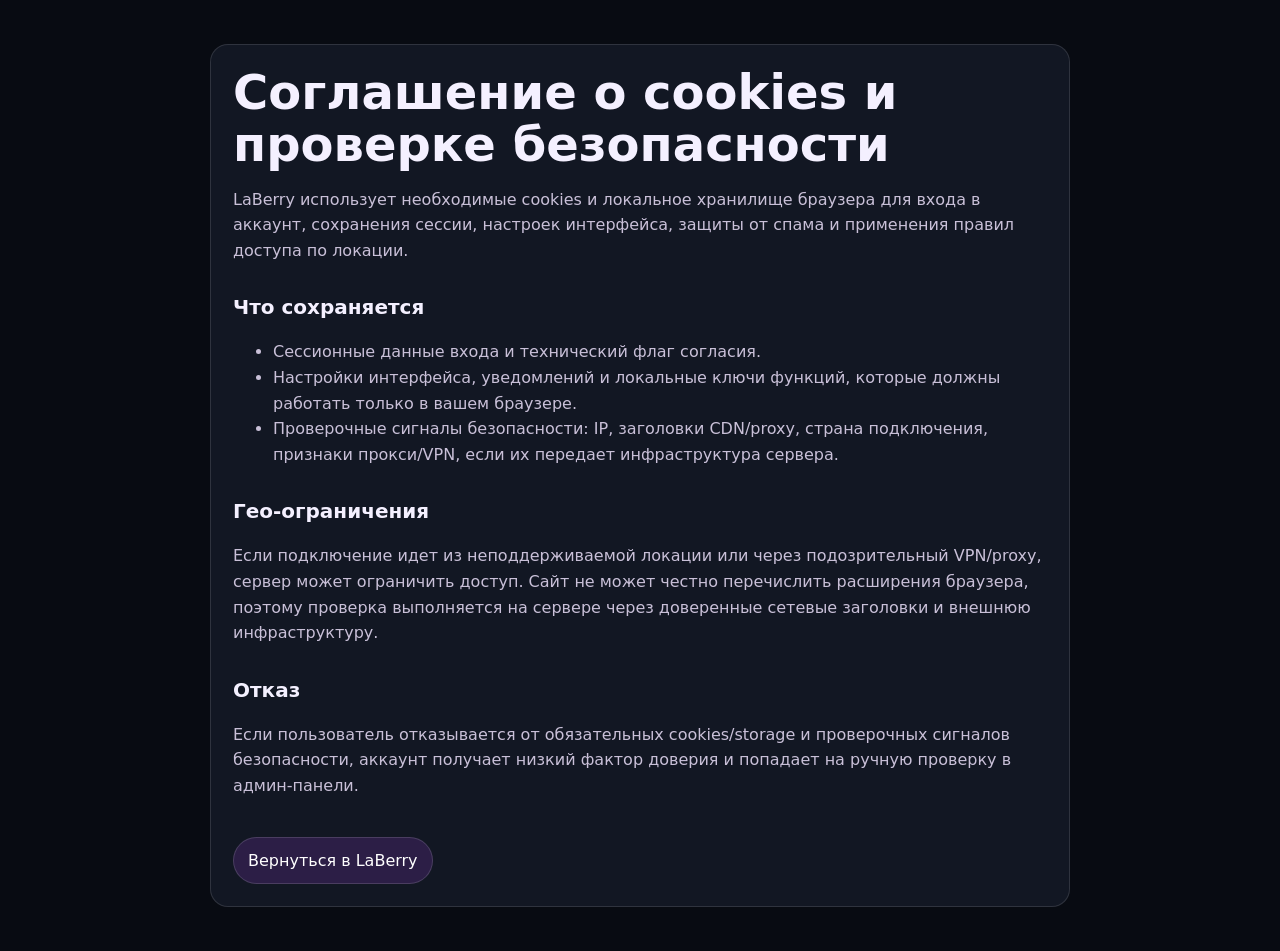
<file: server/static/cookie-agreement.html>
<!doctype html>
<html lang="ru">
<head>
  <meta charset="utf-8" />
  <meta name="viewport" content="width=device-width, initial-scale=1" />
  <title>LaBerry - соглашение о cookies</title>
  <style>
    :root { color-scheme: dark; }
    body {
      margin: 0;
      font-family: Inter, system-ui, -apple-system, BlinkMacSystemFont, "Segoe UI", sans-serif;
      background: #080b12;
      color: #f4f0ff;
      line-height: 1.6;
    }
    main {
      width: min(860px, calc(100vw - 32px));
      margin: 0 auto;
      padding: 44px 0;
    }
    h1 { margin: 0 0 14px; font-size: clamp(30px, 5vw, 48px); line-height: 1.08; }
    h2 { margin: 28px 0 8px; font-size: 20px; }
    p, li { color: #c9c0d8; }
    a { color: #d66bff; }
    .card {
      border: 1px solid rgba(255,255,255,.12);
      border-radius: 18px;
      background: #121723;
      padding: 22px;
    }
    .back {
      display: inline-flex;
      margin-top: 22px;
      color: #fff;
      text-decoration: none;
      border: 1px solid rgba(255,255,255,.14);
      border-radius: 999px;
      padding: 10px 14px;
      background: rgba(180, 72, 255, .16);
    }
  </style>
</head>
<body>
  <main>
    <section class="card">
      <h1>Соглашение о cookies и проверке безопасности</h1>
      <p>LaBerry использует необходимые cookies и локальное хранилище браузера для входа в аккаунт, сохранения сессии, настроек интерфейса, защиты от спама и применения правил доступа по локации.</p>

      <h2>Что сохраняется</h2>
      <ul>
        <li>Сессионные данные входа и технический флаг согласия.</li>
        <li>Настройки интерфейса, уведомлений и локальные ключи функций, которые должны работать только в вашем браузере.</li>
        <li>Проверочные сигналы безопасности: IP, заголовки CDN/proxy, страна подключения, признаки прокси/VPN, если их передает инфраструктура сервера.</li>
      </ul>

      <h2>Гео-ограничения</h2>
      <p>Если подключение идет из неподдерживаемой локации или через подозрительный VPN/proxy, сервер может ограничить доступ. Сайт не может честно перечислить расширения браузера, поэтому проверка выполняется на сервере через доверенные сетевые заголовки и внешнюю инфраструктуру.</p>

      <h2>Отказ</h2>
      <p>Если пользователь отказывается от обязательных cookies/storage и проверочных сигналов безопасности, аккаунт получает низкий фактор доверия и попадает на ручную проверку в админ-панели.</p>

      <a class="back" href="/app">Вернуться в LaBerry</a>
    </section>
  </main>
</body>
</html>
</file>
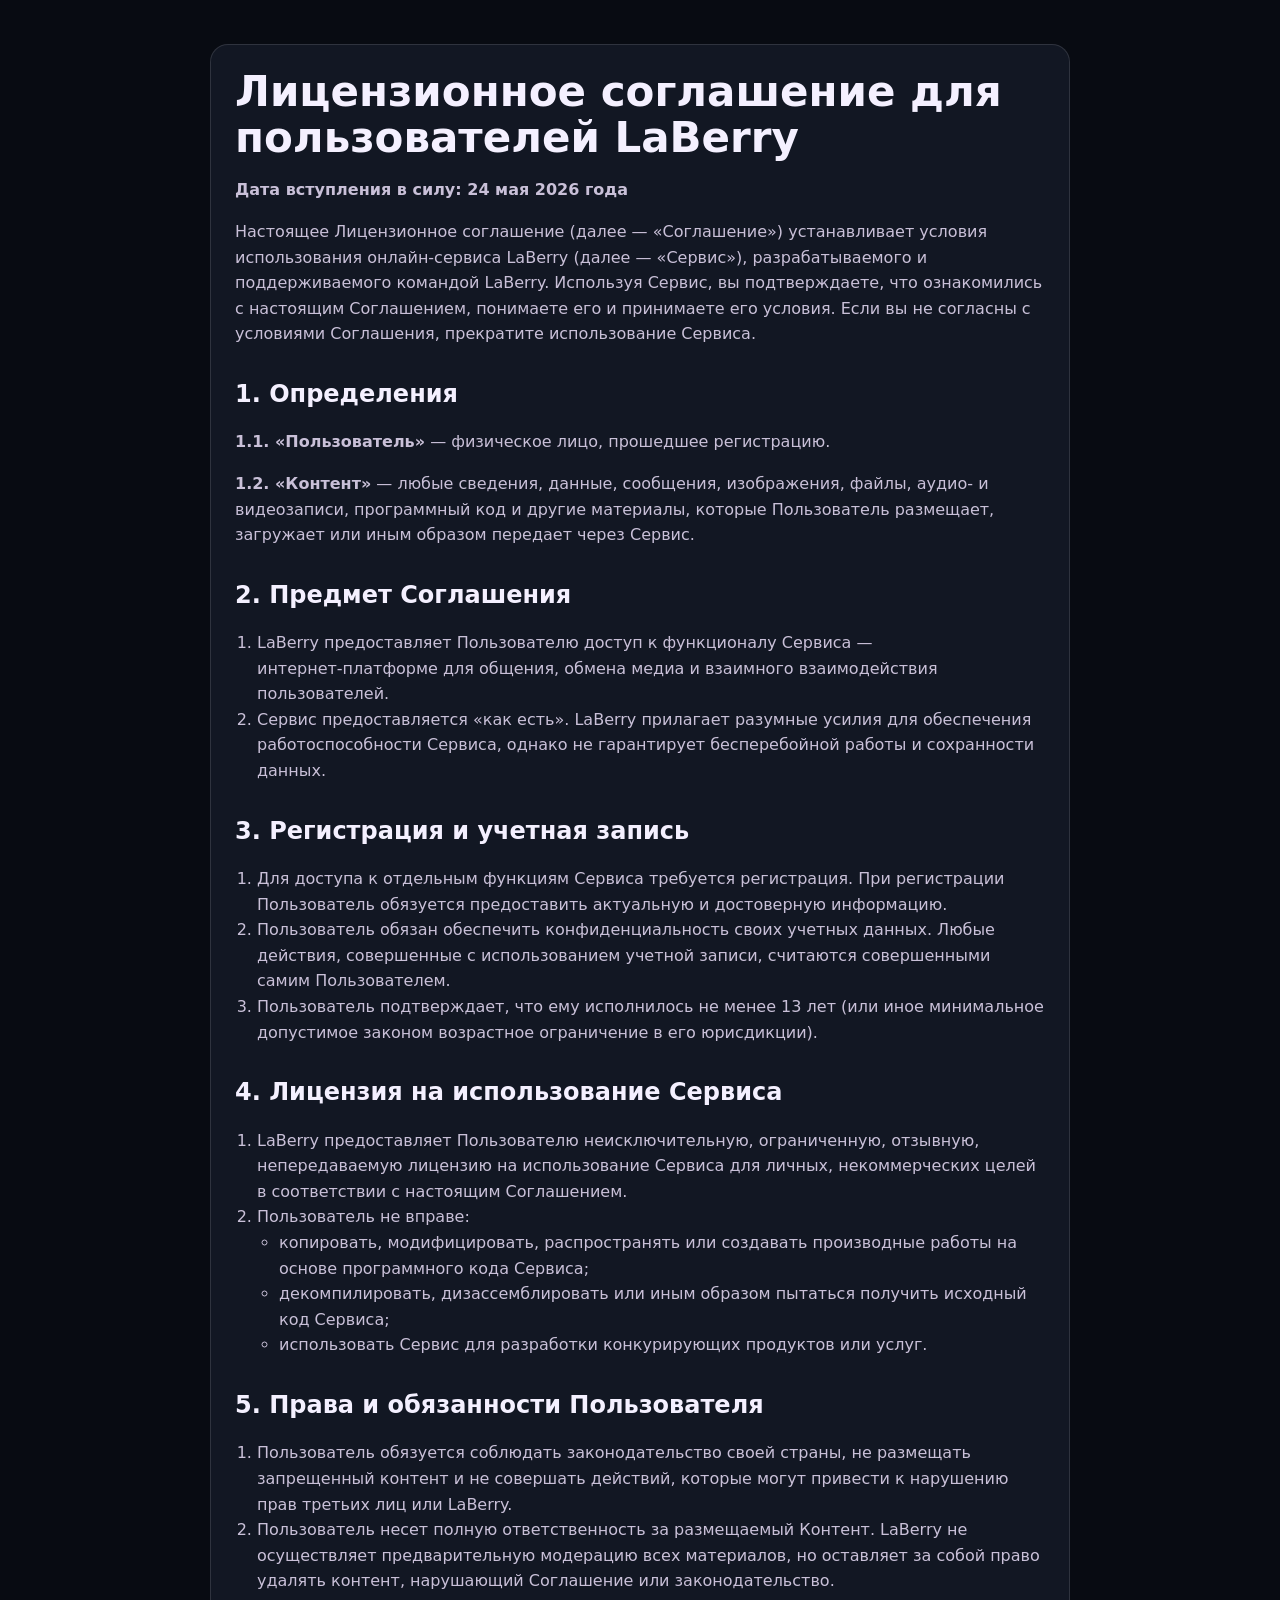
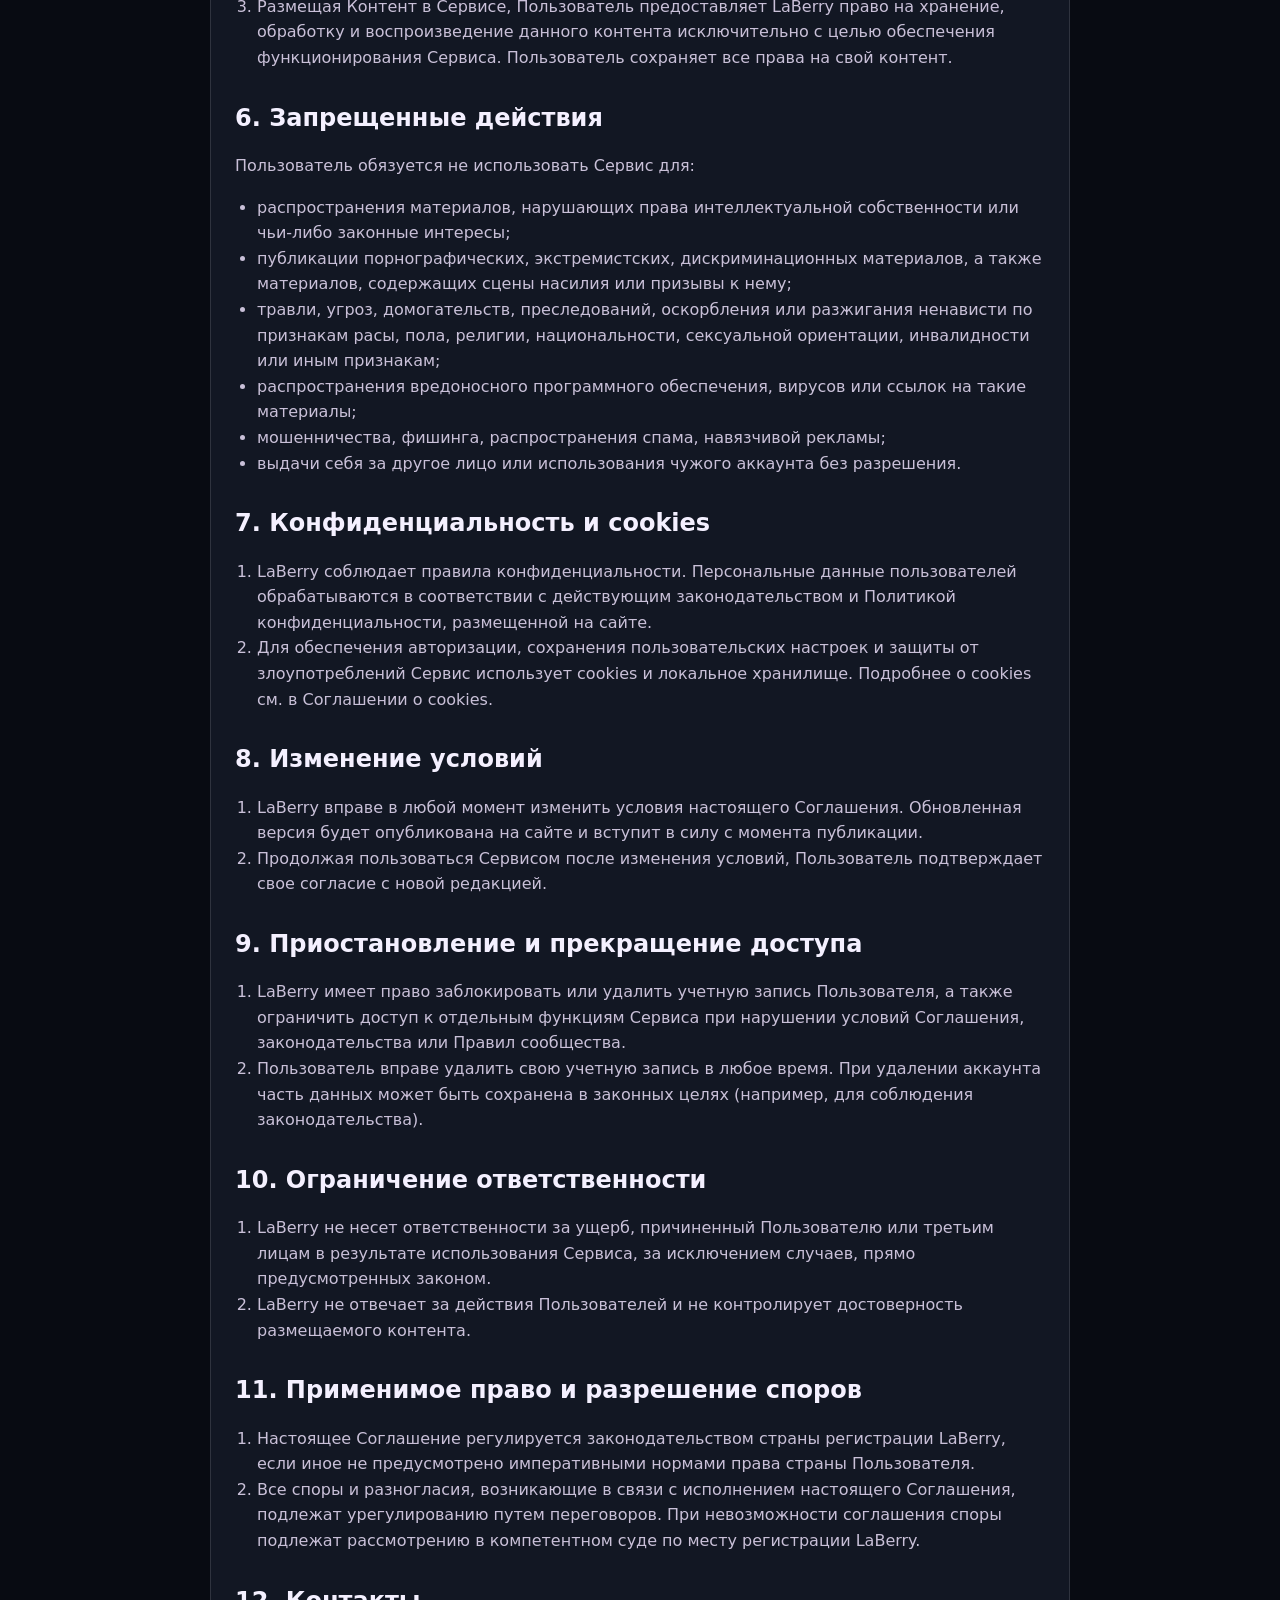
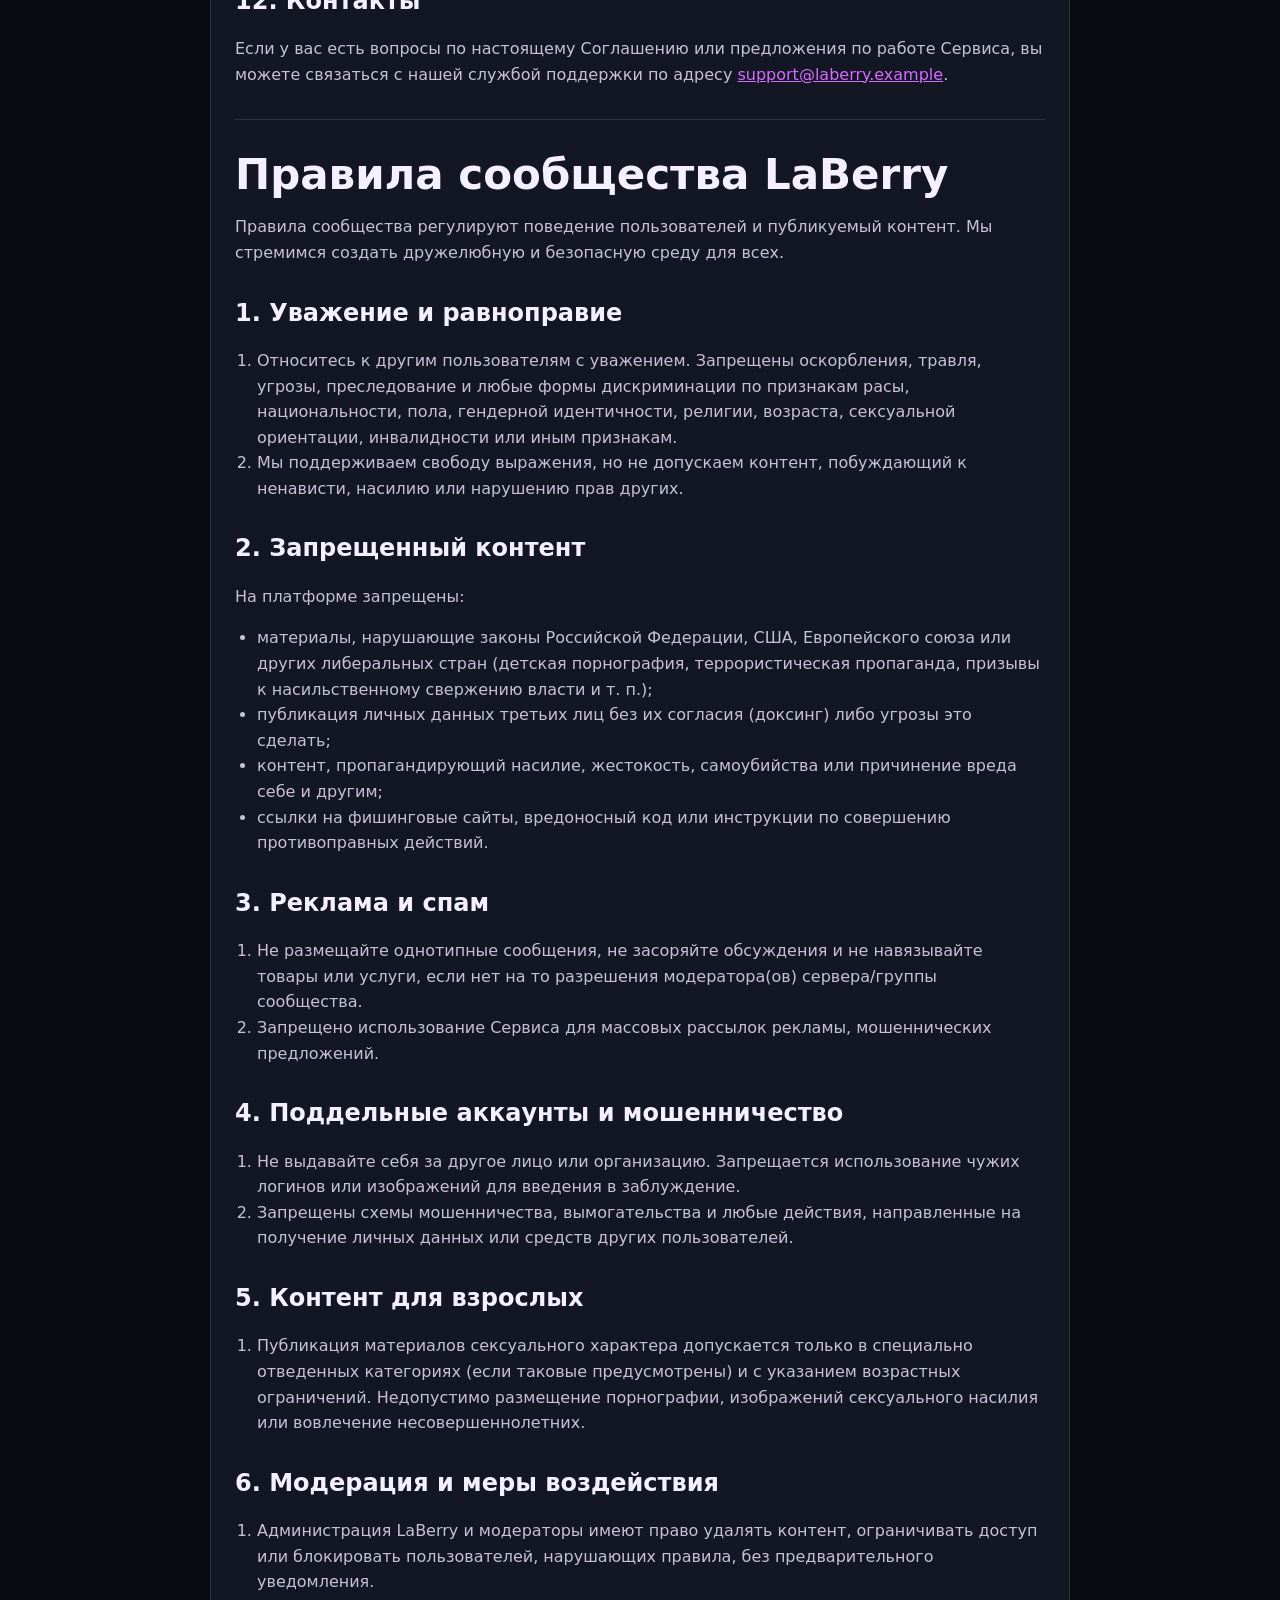
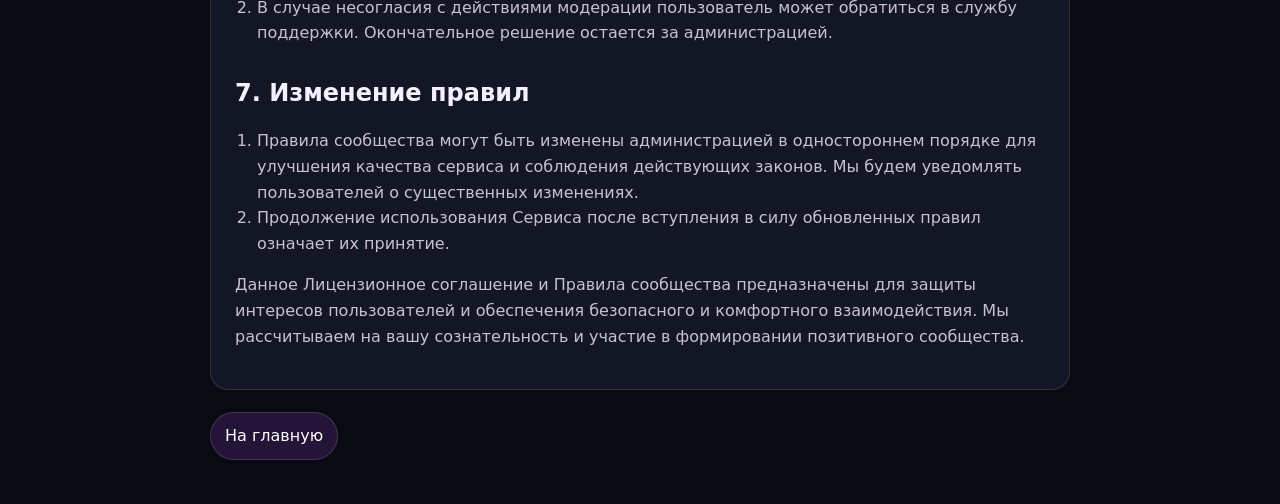
<file: server/static/license-agreement.html>
<!doctype html>
<html lang="ru">
<head>
  <meta charset="utf-8" />
  <meta name="viewport" content="width=device-width, initial-scale=1" />
  <!--
    Этот файл содержит Лицензионное соглашение и Правила сообщества для пользователей LaBerry.
    Содержимое основано на документе USER_LICENSE_RULES.md и оформлено в том же стиле,
    что и страница cookie-agreement.html. При необходимости обновляйте содержимое в обоих
    местах синхронно.
  -->
  <title>LaBerry – Пользовательское соглашение и Правила сообщества</title>
  <style>
    :root { color-scheme: dark; }
    body {
      margin: 0;
      font-family: Inter, system-ui, -apple-system, BlinkMacSystemFont, "Segoe UI", sans-serif;
      background: #080b12;
      color: #f4f0ff;
      line-height: 1.6;
    }
    main {
      width: min(860px, calc(100vw - 32px));
      margin: 0 auto;
      padding: 44px 0;
    }
    h1 { margin: 0 0 14px; font-size: clamp(30px, 5vw, 42px); line-height: 1.1; }
    h2 { margin: 28px 0 8px; font-size: 24px; }
    h3 { margin: 20px 0 6px; font-size: 20px; }
    p, li { color: #c9c0d8; }
    a { color: #d66bff; }
    .card {
      border: 1px solid rgba(255,255,255,.12);
      border-radius: 18px;
      background: #121723;
      padding: 24px;
    }
    .back {
      display: inline-flex;
      margin-top: 22px;
      color: #fff;
      text-decoration: none;
      border: 1px solid rgba(255,255,255,.14);
      border-radius: 999px;
      padding: 10px 14px;
      background: rgba(180, 72, 255, .16);
    }
    ul, ol { padding-left: 22px; }
  </style>
</head>
<body>
  <main>
    <section class="card">
      <h1>Лицензионное соглашение для пользователей LaBerry</h1>

      <p><strong>Дата вступления в силу: 24 мая 2026 года</strong></p>
      <p>Настоящее Лицензионное соглашение (далее — «Соглашение») устанавливает условия использования онлайн‑сервиса LaBerry (далее — «Сервис»), разрабатываемого и поддерживаемого командой LaBerry. Используя Сервис, вы подтверждаете, что ознакомились с настоящим Соглашением, понимаете его и принимаете его условия. Если вы не согласны с условиями Соглашения, прекратите использование Сервиса.</p>

      <h2>1. Определения</h2>
      <p><strong>1.1. «Пользователь»</strong> — физическое лицо, прошедшее регистрацию.</p>
      <p><strong>1.2. «Контент»</strong> — любые сведения, данные, сообщения, изображения, файлы, аудио‑ и видеозаписи, программный код и другие материалы, которые Пользователь размещает, загружает или иным образом передает через Сервис.</p>

      <h2>2. Предмет Соглашения</h2>
      <ol>
        <li>LaBerry предоставляет Пользователю доступ к функционалу Сервиса — интернет‑платформе для общения, обмена медиа и взаимного взаимодействия пользователей.</li>
        <li>Сервис предоставляется «как есть». LaBerry прилагает разумные усилия для обеспечения работоспособности Сервиса, однако не гарантирует бесперебойной работы и сохранности данных.</li>
      </ol>

      <h2>3. Регистрация и учетная запись</h2>
      <ol>
        <li>Для доступа к отдельным функциям Сервиса требуется регистрация. При регистрации Пользователь обязуется предоставить актуальную и достоверную информацию.</li>
        <li>Пользователь обязан обеспечить конфиденциальность своих учетных данных. Любые действия, совершенные с использованием учетной записи, считаются совершенными самим Пользователем.</li>
        <li>Пользователь подтверждает, что ему исполнилось не менее 13 лет (или иное минимальное допустимое законом возрастное ограничение в его юрисдикции).</li>
      </ol>

      <h2>4. Лицензия на использование Сервиса</h2>
      <ol>
        <li>LaBerry предоставляет Пользователю неисключительную, ограниченную, отзывную, непередаваемую лицензию на использование Сервиса для личных, некоммерческих целей в соответствии с настоящим Соглашением.</li>
        <li>Пользователь не вправе:
          <ul>
            <li>копировать, модифицировать, распространять или создавать производные работы на основе программного кода Сервиса;</li>
            <li>декомпилировать, дизассемблировать или иным образом пытаться получить исходный код Сервиса;</li>
            <li>использовать Сервис для разработки конкурирующих продуктов или услуг.</li>
          </ul>
        </li>
      </ol>

      <h2>5. Права и обязанности Пользователя</h2>
      <ol>
        <li>Пользователь обязуется соблюдать законодательство своей страны, не размещать запрещенный контент и не совершать действий, которые могут привести к нарушению прав третьих лиц или LaBerry.</li>
        <li>Пользователь несет полную ответственность за размещаемый Контент. LaBerry не осуществляет предварительную модерацию всех материалов, но оставляет за собой право удалять контент, нарушающий Соглашение или законодательство.</li>
        <li>Размещая Контент в Сервисе, Пользователь предоставляет LaBerry право на хранение, обработку и воспроизведение данного контента исключительно с целью обеспечения функционирования Сервиса. Пользователь сохраняет все права на свой контент.</li>
      </ol>

      <h2>6. Запрещенные действия</h2>
      <p>Пользователь обязуется не использовать Сервис для:</p>
      <ul>
        <li>распространения материалов, нарушающих права интеллектуальной собственности или чьи-либо законные интересы;</li>
        <li>публикации порнографических, экстремистских, дискриминационных материалов, а также материалов, содержащих сцены насилия или призывы к нему;</li>
        <li>травли, угроз, домогательств, преследований, оскорбления или разжигания ненависти по признакам расы, пола, религии, национальности, сексуальной ориентации, инвалидности или иным признакам;</li>
        <li>распространения вредоносного программного обеспечения, вирусов или ссылок на такие материалы;</li>
        <li>мошенничества, фишинга, распространения спама, навязчивой рекламы;</li>
        <li>выдачи себя за другое лицо или использования чужого аккаунта без разрешения.</li>
      </ul>

      <h2>7. Конфиденциальность и cookies</h2>
      <ol>
        <li>LaBerry соблюдает правила конфиденциальности. Персональные данные пользователей обрабатываются в соответствии с действующим законодательством и Политикой конфиденциальности, размещенной на сайте.</li>
        <li>Для обеспечения авторизации, сохранения пользовательских настроек и защиты от злоупотреблений Сервис использует cookies и локальное хранилище. Подробнее о cookies см. в Соглашении о cookies.</li>
      </ol>

      <h2>8. Изменение условий</h2>
      <ol>
        <li>LaBerry вправе в любой момент изменить условия настоящего Соглашения. Обновленная версия будет опубликована на сайте и вступит в силу с момента публикации.</li>
        <li>Продолжая пользоваться Сервисом после изменения условий, Пользователь подтверждает свое согласие с новой редакцией.</li>
      </ol>

      <h2>9. Приостановление и прекращение доступа</h2>
      <ol>
        <li>LaBerry имеет право заблокировать или удалить учетную запись Пользователя, а также ограничить доступ к отдельным функциям Сервиса при нарушении условий Соглашения, законодательства или Правил сообщества.</li>
        <li>Пользователь вправе удалить свою учетную запись в любое время. При удалении аккаунта часть данных может быть сохранена в законных целях (например, для соблюдения законодательства).</li>
      </ol>

      <h2>10. Ограничение ответственности</h2>
      <ol>
        <li>LaBerry не несет ответственности за ущерб, причиненный Пользователю или третьим лицам в результате использования Сервиса, за исключением случаев, прямо предусмотренных законом.</li>
        <li>LaBerry не отвечает за действия Пользователей и не контролирует достоверность размещаемого контента.</li>
      </ol>

      <h2>11. Применимое право и разрешение споров</h2>
      <ol>
        <li>Настоящее Соглашение регулируется законодательством страны регистрации LaBerry, если иное не предусмотрено императивными нормами права страны Пользователя.</li>
        <li>Все споры и разногласия, возникающие в связи с исполнением настоящего Соглашения, подлежат урегулированию путем переговоров. При невозможности соглашения споры подлежат рассмотрению в компетентном суде по месту регистрации LaBerry.</li>
      </ol>

      <h2>12. Контакты</h2>
      <p>Если у вас есть вопросы по настоящему Соглашению или предложения по работе Сервиса, вы можете связаться с нашей службой поддержки по адресу <a href="mailto:support@laberry.example">support@laberry.example</a>.</p>

      <hr style="margin:32px 0;border:0;border-top:1px solid rgba(255,255,255,.12)" />

      <h1>Правила сообщества LaBerry</h1>
      <p>Правила сообщества регулируют поведение пользователей и публикуемый контент. Мы стремимся создать дружелюбную и безопасную среду для всех.</p>

      <h2>1. Уважение и равноправие</h2>
      <ol>
        <li>Относитесь к другим пользователям с уважением. Запрещены оскорбления, травля, угрозы, преследование и любые формы дискриминации по признакам расы, национальности, пола, гендерной идентичности, религии, возраста, сексуальной ориентации, инвалидности или иным признакам.</li>
        <li>Мы поддерживаем свободу выражения, но не допускаем контент, побуждающий к ненависти, насилию или нарушению прав других.</li>
      </ol>

      <h2>2. Запрещенный контент</h2>
      <p>На платформе запрещены:</p>
      <ul>
        <li>материалы, нарушающие законы Российской Федерации, США, Европейского союза или других либеральных стран (детская порнография, террористическая пропаганда, призывы к насильственному свержению власти и т.&nbsp;п.);</li>
        <li>публикация личных данных третьих лиц без их согласия (доксинг) либо угрозы это сделать;</li>
        <li>контент, пропагандирующий насилие, жестокость, самоубийства или причинение вреда себе и другим;</li>
        <li>ссылки на фишинговые сайты, вредоносный код или инструкции по совершению противоправных действий.</li>
      </ul>

      <h2>3. Реклама и спам</h2>
      <ol>
        <li>Не размещайте однотипные сообщения, не засоряйте обсуждения и не навязывайте товары или услуги, если нет на то разрешения модератора(ов) сервера/группы сообщества.</li>
        <li>Запрещено использование Сервиса для массовых рассылок рекламы, мошеннических предложений.</li>
      </ol>

      <h2>4. Поддельные аккаунты и мошенничество</h2>
      <ol>
        <li>Не выдавайте себя за другое лицо или организацию. Запрещается использование чужих логинов или изображений для введения в заблуждение.</li>
        <li>Запрещены схемы мошенничества, вымогательства и любые действия, направленные на получение личных данных или средств других пользователей.</li>
      </ol>

      <h2>5. Контент для взрослых</h2>
      <ol>
        <li>Публикация материалов сексуального характера допускается только в специально отведенных категориях (если таковые предусмотрены) и с указанием возрастных ограничений. Недопустимо размещение порнографии, изображений сексуального насилия или вовлечение несовершеннолетних.</li>
      </ol>

      <h2>6. Модерация и меры воздействия</h2>
      <ol>
        <li>Администрация LaBerry и модераторы имеют право удалять контент, ограничивать доступ или блокировать пользователей, нарушающих правила, без предварительного уведомления.</li>
        <li>В случае несогласия с действиями модерации пользователь может обратиться в службу поддержки. Окончательное решение остается за администрацией.</li>
      </ol>

      <h2>7. Изменение правил</h2>
      <ol>
        <li>Правила сообщества могут быть изменены администрацией в одностороннем порядке для улучшения качества сервиса и соблюдения действующих законов. Мы будем уведомлять пользователей о существенных изменениях.</li>
        <li>Продолжение использования Сервиса после вступления в силу обновленных правил означает их принятие.</li>
      </ol>

      <p>Данное Лицензионное соглашение и Правила сообщества предназначены для защиты интересов пользователей и обеспечения безопасного и комфортного взаимодействия. Мы рассчитываем на вашу сознательность и участие в формировании позитивного сообщества.</p>
    </section>

    <a class="back" href="/">На главную</a>
  </main>
</body>
</html>
</file>
